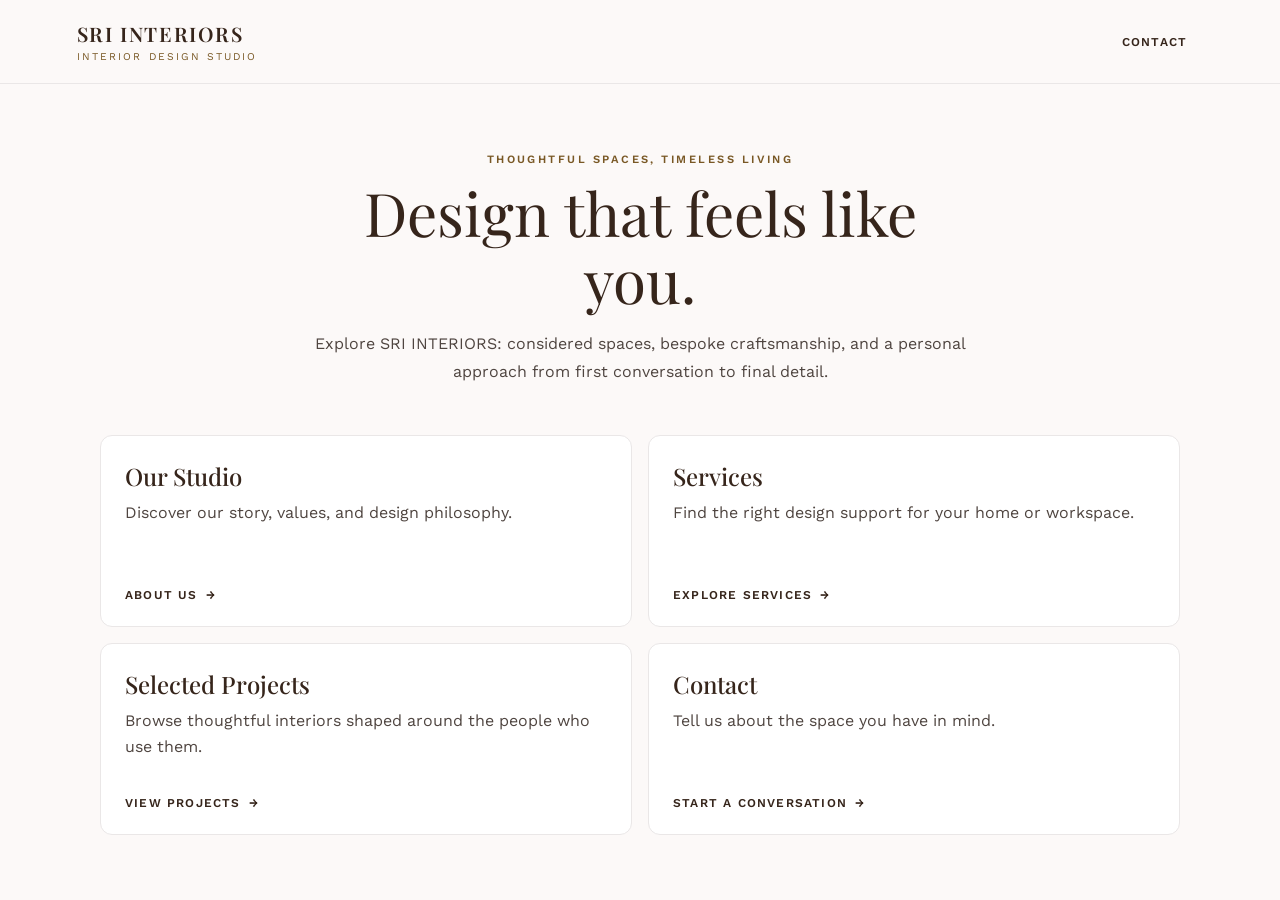
<file: index.html>
<!DOCTYPE html>
<html lang="en">
<head>
  <meta charset="utf-8">
  <meta name="viewport" content="width=device-width, initial-scale=1">
  <meta name="theme-color" content="#fcf9f8">
  <title>SRI INTERIORS | Interior Design Studio</title>
  <link rel="preconnect" href="https://fonts.googleapis.com">
  <link rel="preconnect" href="https://fonts.gstatic.com" crossorigin>
  <link href="https://fonts.googleapis.com/css2?family=Playfair+Display:wght@400;500;600&family=Work+Sans:wght@300;400;500;600&display=swap" rel="stylesheet">
  <style>
    :root {
      color-scheme: light;
      font-family: "Work Sans", sans-serif;
      color: #1b1c1c;
      background: #fcf9f8;
    }

    * { box-sizing: border-box; }
    body { margin: 0; min-height: 100vh; }
    a { color: inherit; text-decoration: none; }
    .site-header {
      display: flex;
      align-items: center;
      justify-content: space-between;
      gap: 1rem;
      padding: 1.25rem clamp(1.25rem, 6vw, 5rem);
      background: #fcf9f8;
      border-bottom: 1px solid #eae7e7;
    }
    .brand { color: #36251b; }
    .brand-name {
      display: block;
      font: 600 1.25rem "Playfair Display", serif;
      letter-spacing: .08em;
    }
    .brand-caption {
      display: block;
      margin-top: .2rem;
      color: #795825;
      font-size: .65rem;
      letter-spacing: .2em;
    }
    .header-link, .card-link {
      color: #36251b;
      font-size: .75rem;
      font-weight: 600;
      letter-spacing: .1em;
      text-transform: uppercase;
    }
    .header-link { padding: .75rem 1rem; }
    main { width: min(70rem, 100%); margin: 0 auto; padding: 4rem 1.25rem; }
    .intro { max-width: 42rem; margin: 0 auto 3rem; text-align: center; }
    .eyebrow {
      color: #795825;
      font-size: .7rem;
      font-weight: 600;
      letter-spacing: .22em;
      text-transform: uppercase;
    }
    h1 {
      margin: .75rem 0;
      color: #36251b;
      font: 400 clamp(2.25rem, 6vw, 3.75rem)/1.12 "Playfair Display", serif;
    }
    .intro p { color: #4f4540; line-height: 1.8; }
    .page-grid { display: grid; grid-template-columns: repeat(2, minmax(0, 1fr)); gap: 1rem; }
    .page-card {
      display: flex;
      min-height: 12rem;
      flex-direction: column;
      justify-content: space-between;
      padding: 1.5rem;
      background: #fff;
      border: 1px solid #eae7e7;
      border-radius: .75rem;
      transition: border-color .2s, transform .2s;
    }
    .page-card:hover { border-color: #795825; transform: translateY(-2px); }
    h2 { margin: 0 0 .5rem; color: #36251b; font: 500 1.5rem "Playfair Display", serif; }
    .page-card p { margin: 0; color: #4f4540; line-height: 1.6; }
    .card-link { display: inline-flex; align-items: center; gap: .5rem; margin-top: 1.5rem; }
    @media (max-width: 600px) {
      .site-header { padding-inline: 1rem; }
      .page-grid { grid-template-columns: 1fr; }
      main { padding-top: 3rem; }
    }
  </style>
</head>
<body>
  <header class="site-header">
    <a class="brand" href="index.html" aria-label="SRI Interiors home">
      <span class="brand-name">SRI INTERIORS</span>
      <span class="brand-caption">INTERIOR DESIGN STUDIO</span>
    </a>
    <a class="header-link" href="contact.html">Contact</a>
  </header>
  <main>
    <section class="intro">
      <span class="eyebrow">Thoughtful spaces, timeless living</span>
      <h1>Design that feels like you.</h1>
      <p>Explore SRI INTERIORS: considered spaces, bespoke craftsmanship, and a personal approach from first conversation to final detail.</p>
    </section>
    <nav class="page-grid" aria-label="Explore SRI Interiors">
      <a class="page-card" href="about.html">
        <div><h2>Our Studio</h2><p>Discover our story, values, and design philosophy.</p></div>
        <span class="card-link">About us <span aria-hidden="true">→</span></span>
      </a>
      <a class="page-card" href="service.html">
        <div><h2>Services</h2><p>Find the right design support for your home or workspace.</p></div>
        <span class="card-link">Explore services <span aria-hidden="true">→</span></span>
      </a>
      <a class="page-card" href="project.html">
        <div><h2>Selected Projects</h2><p>Browse thoughtful interiors shaped around the people who use them.</p></div>
        <span class="card-link">View projects <span aria-hidden="true">→</span></span>
      </a>
      <a class="page-card" href="contact.html">
        <div><h2>Contact</h2><p>Tell us about the space you have in mind.</p></div>
        <span class="card-link">Start a conversation <span aria-hidden="true">→</span></span>
      </a>
    </nav>
  </main>
</body>
</html>
</file>
